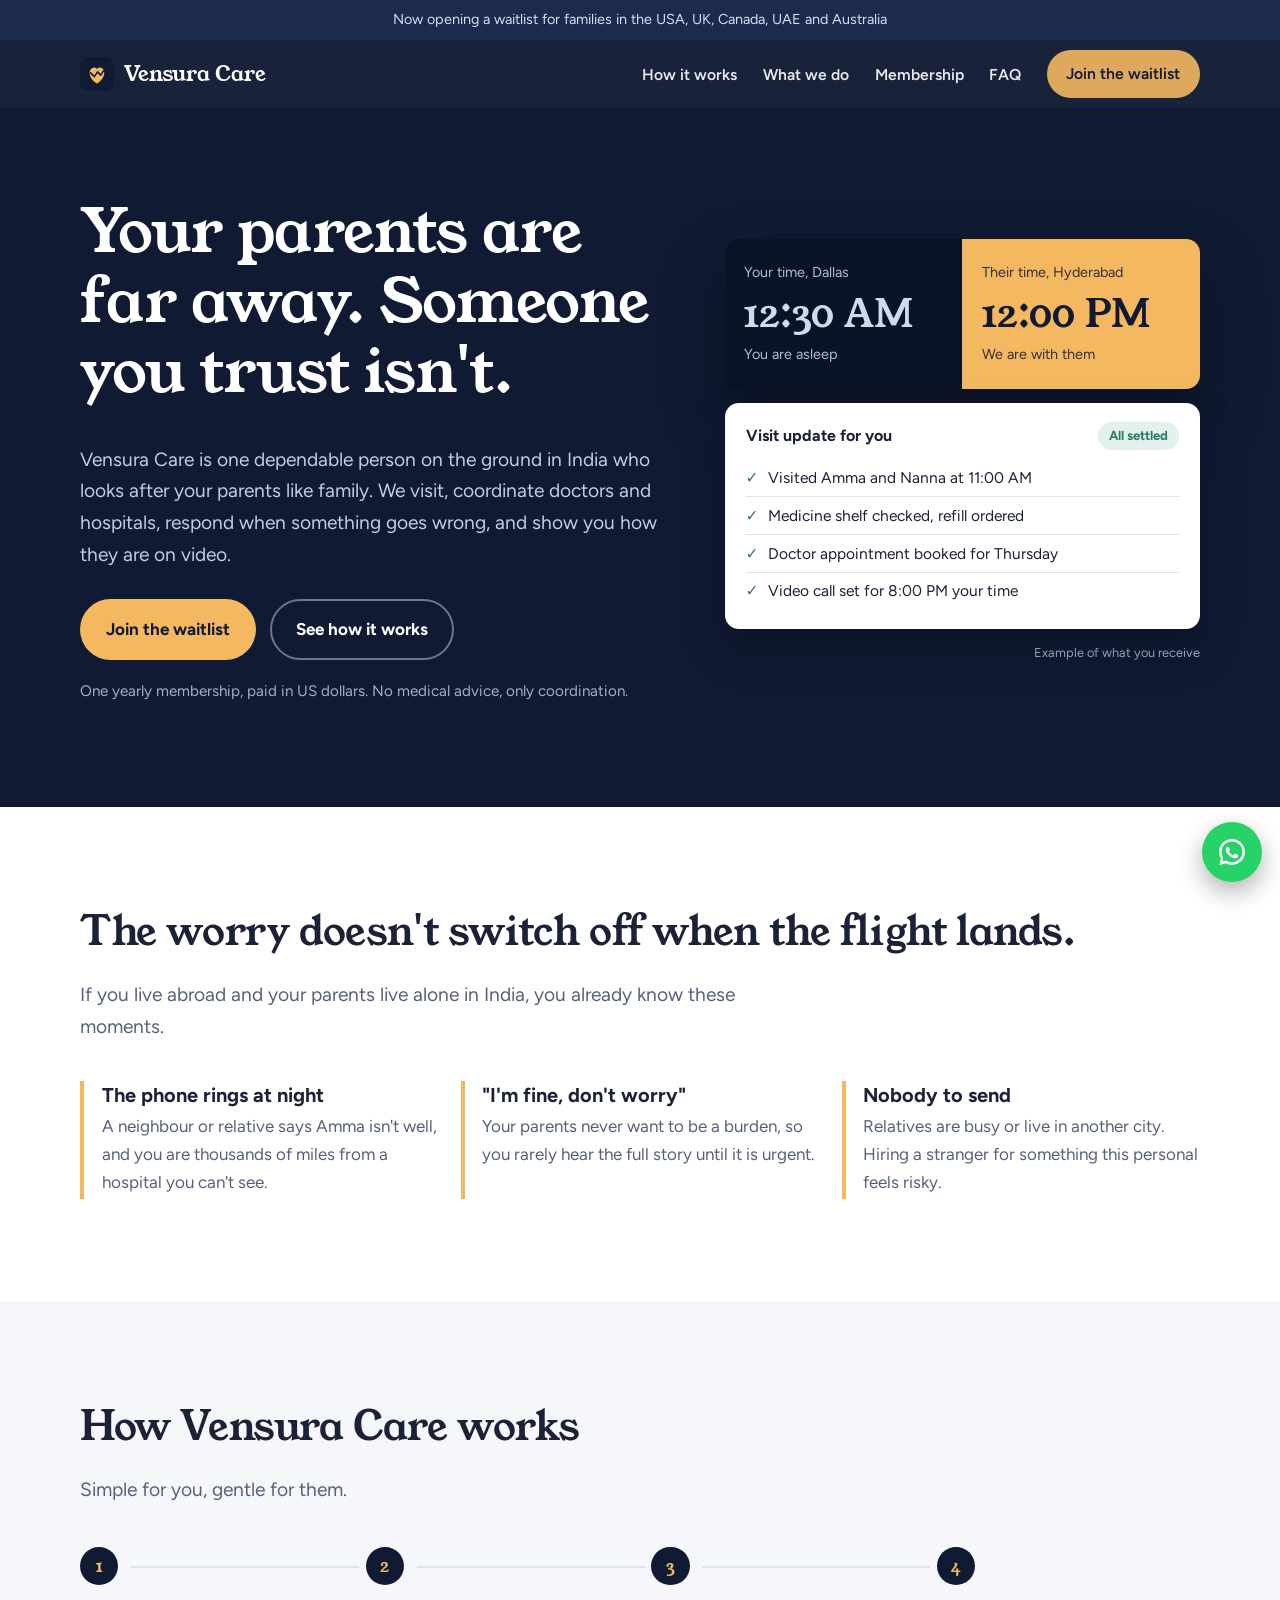
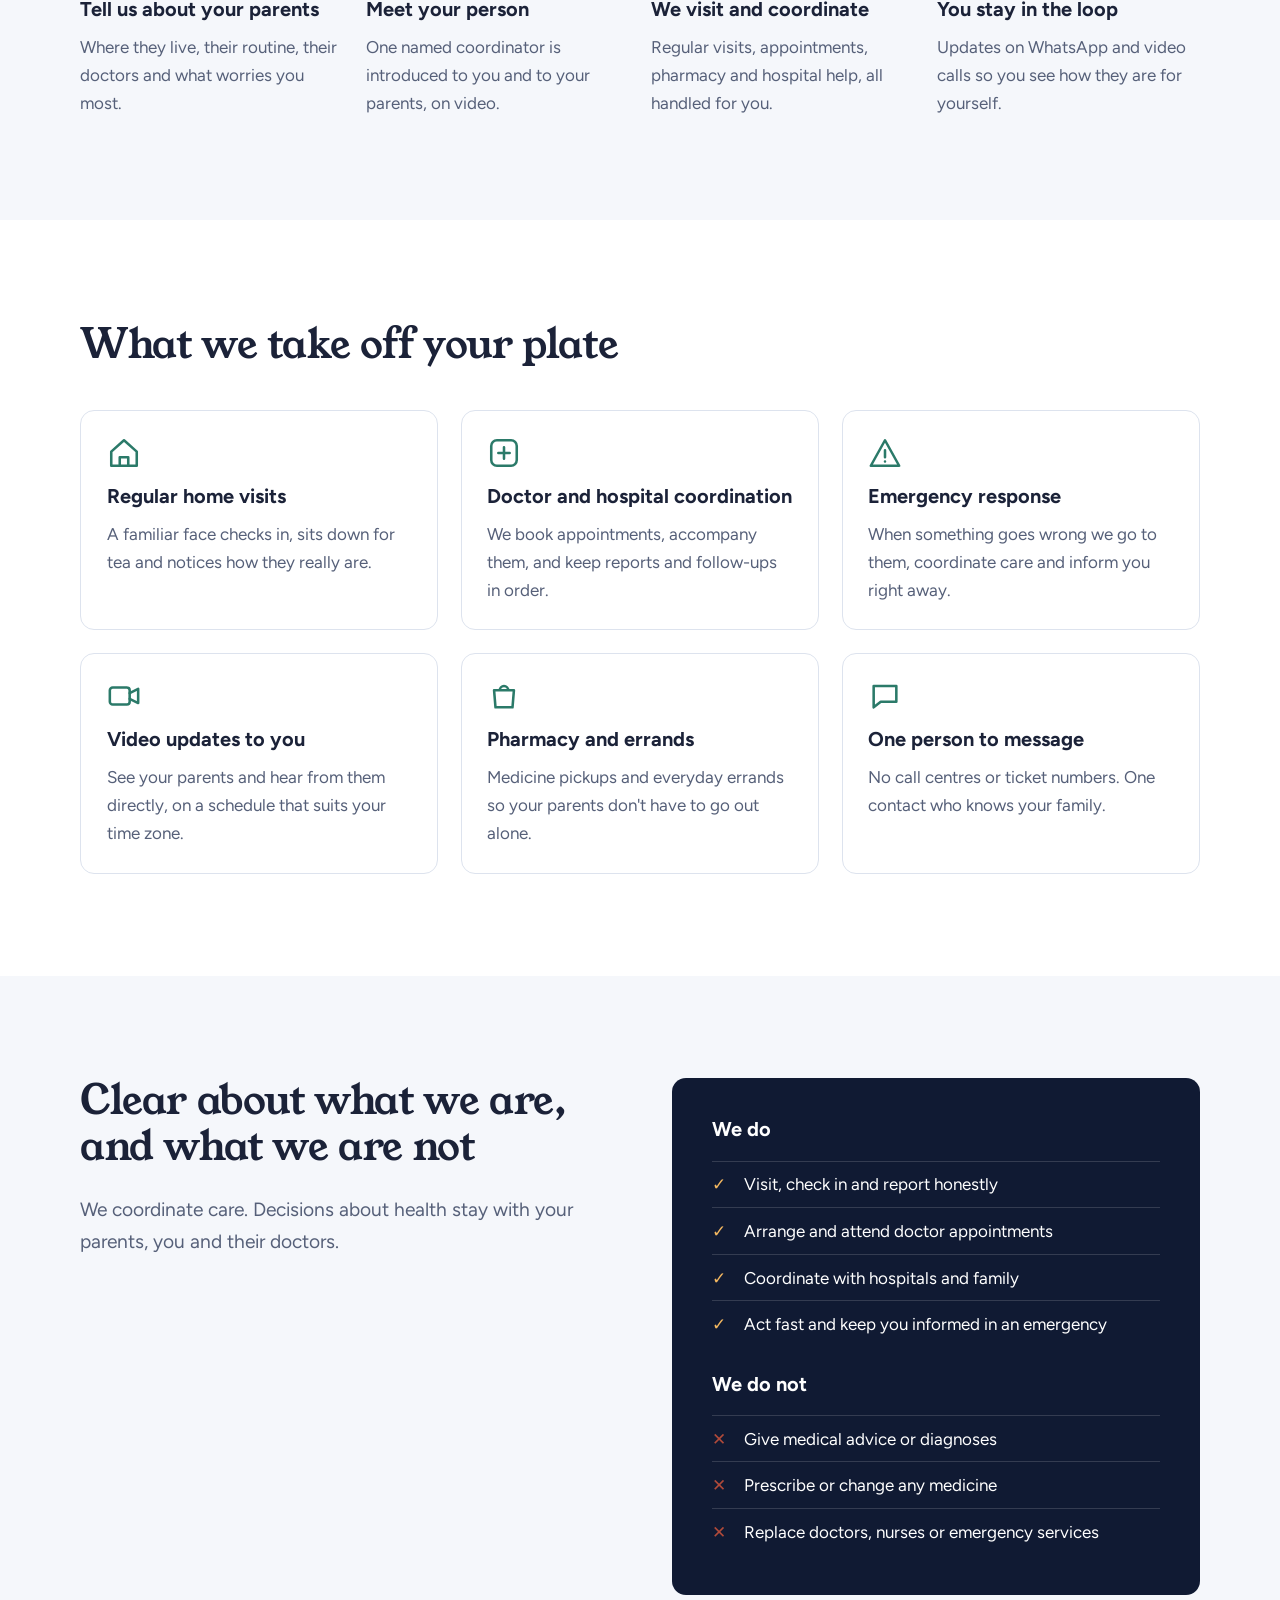
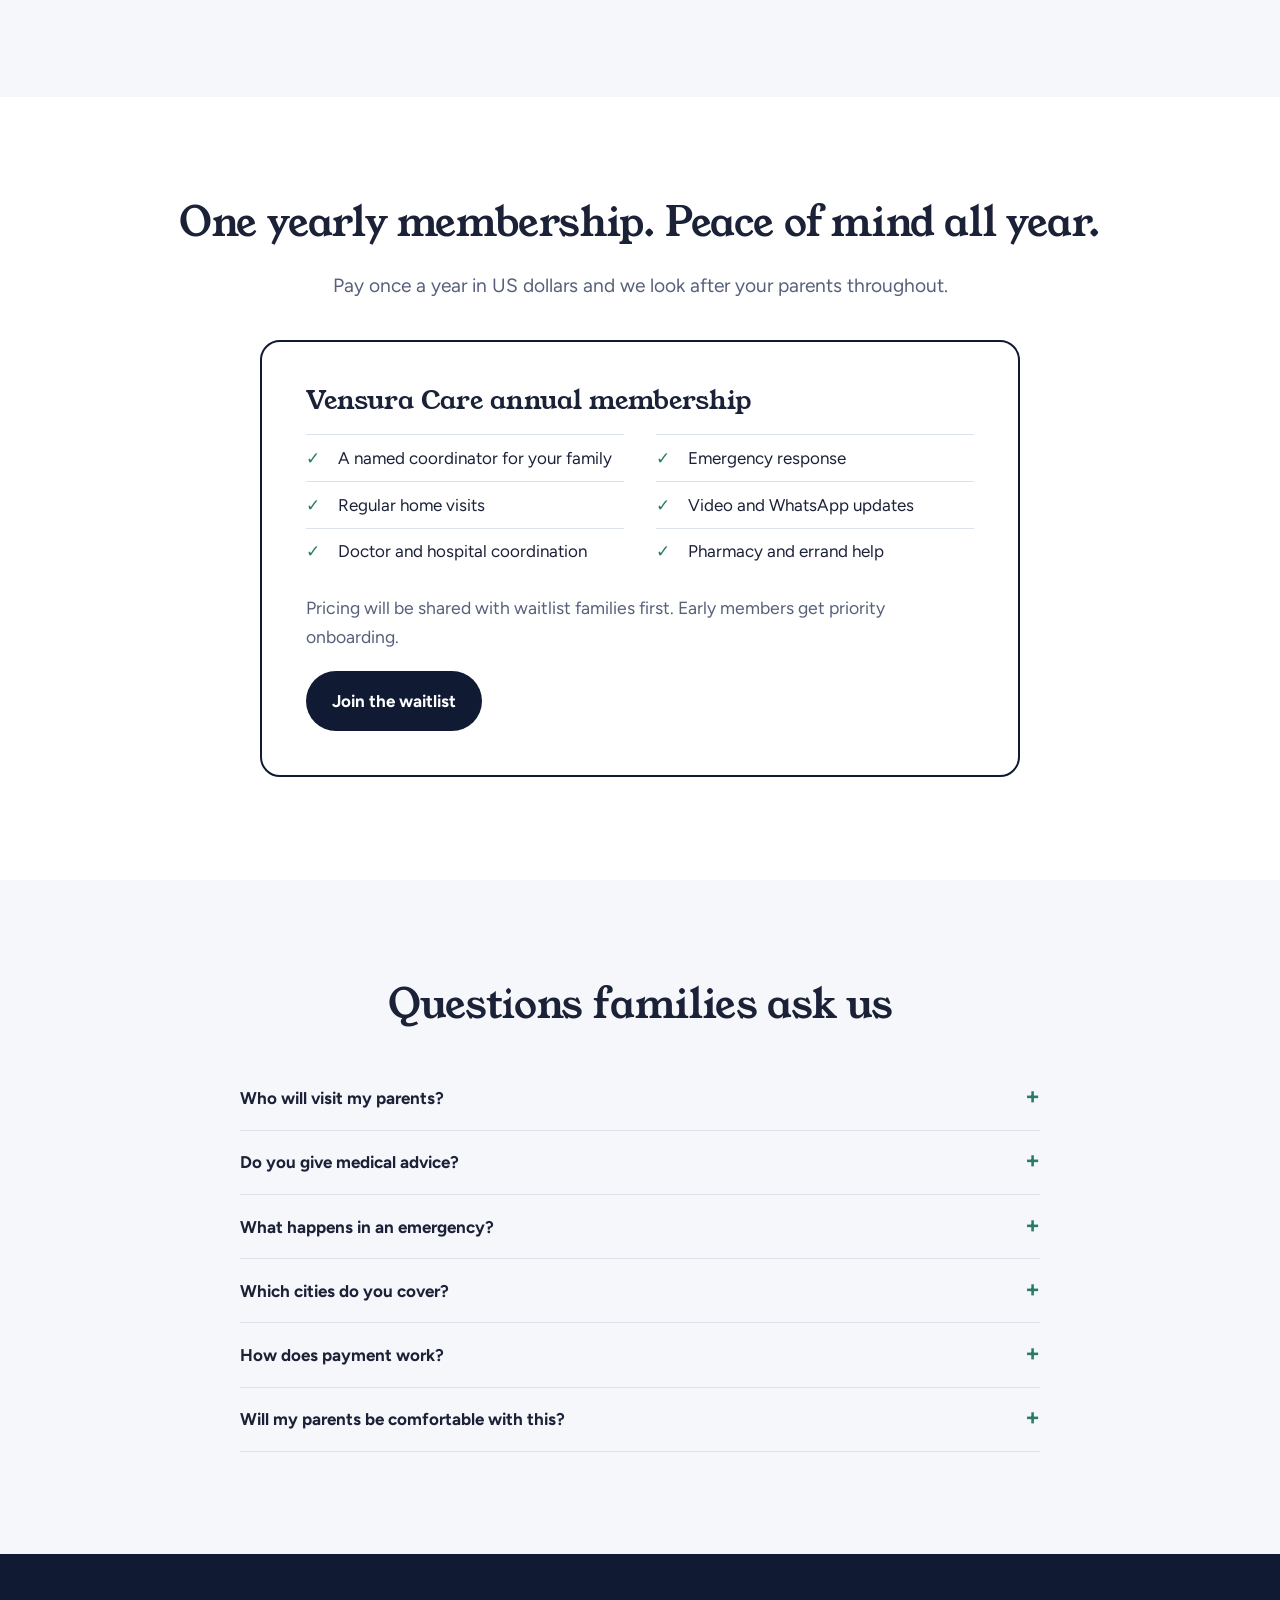
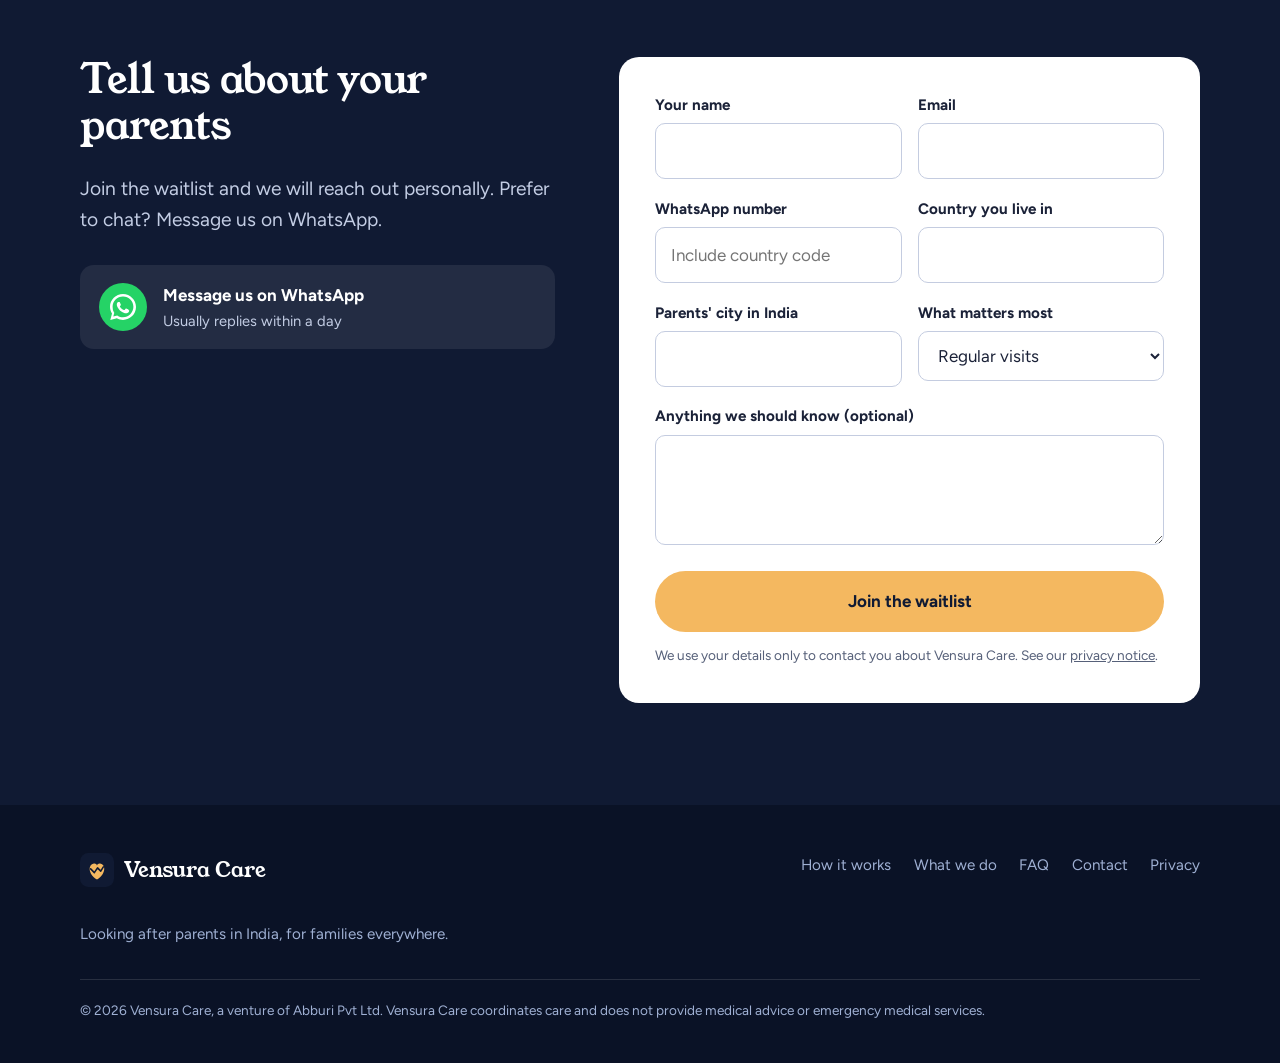
<file: index.html>
<!DOCTYPE html>
<html lang="en">
<head>
<meta charset="utf-8">
<meta name="viewport" content="width=device-width, initial-scale=1">
<title>Vensura Care | Parent-care concierge for NRI families</title>
<meta name="description" content="One trusted person on the ground in India for your parents: regular visits, doctor and hospital coordination, emergency response and video updates. Yearly membership in USD.">
<meta name="theme-color" content="#101a33">
<meta property="og:title" content="Vensura Care | Your parents are far away. Someone you trust isn't.">
<meta property="og:description" content="Parent-care concierge for NRI families. Visits, hospital coordination, emergency response and video updates.">
<meta property="og:type" content="website">
<link rel="icon" href="assets/favicon.svg" type="image/svg+xml">
<link rel="preconnect" href="https://fonts.googleapis.com">
<link rel="preconnect" href="https://fonts.gstatic.com" crossorigin>
<link href="https://fonts.googleapis.com/css2?family=Figtree:wght@400;600;700&family=Young+Serif&display=swap" rel="stylesheet">
<link rel="stylesheet" href="css/style.css">
<script type="application/ld+json">{"@context":"https://schema.org","@type":"Organization","name":"Vensura Care","parentOrganization":{"@type":"Organization","name":"Abburi Pvt Ltd"},"description":"Parent-care concierge for NRI families with parents in India."}</script>
</head>
<body>
<svg width="0" height="0" style="position:absolute" aria-hidden="true"><symbol id="wa" viewBox="0 0 32 32"><path fill="#fff" d="M16 3C8.8 3 3 8.7 3 15.8c0 2.5.7 4.8 2 6.8L3.3 29l6.6-1.7c1.9 1.1 4 1.6 6.1 1.6 7.2 0 13-5.7 13-12.8S23.2 3 16 3zm0 23.3c-1.9 0-3.8-.5-5.4-1.5l-.4-.2-3.9 1 1-3.8-.3-.4A10.3 10.3 0 0 1 5.6 15.8C5.6 10.1 10.2 5.5 16 5.5s10.4 4.6 10.4 10.3S21.7 26.3 16 26.3z"/><path fill="#fff" d="M21.4 18.6c-.3-.1-1.8-.9-2.1-1-.3-.1-.5-.1-.7.1l-1 1.2c-.2.2-.4.2-.7.1-1.7-.8-2.8-1.5-3.9-3.3-.3-.5.3-.5.8-1.6.1-.2 0-.4 0-.5l-.9-2.2c-.2-.6-.5-.5-.7-.5h-.6c-.2 0-.5.1-.8.4-.3.3-1 1-1 2.5s1.1 2.9 1.2 3.1c.2.2 2.1 3.3 5.2 4.6 1.9.8 2.7.9 3.6.8.6-.1 1.8-.7 2.1-1.5.3-.7.3-1.3.2-1.5-.1-.1-.3-.2-.6-.3z"/></symbol></svg>

<a class="skip" href="#main">Skip to content</a>
<div class="topbar">Now opening a waitlist for families in the USA, UK, Canada, UAE and Australia</div>

<header class="header">
  <nav class="wrap nav" aria-label="Main">
    <a class="brand" href="#top"><img src="assets/favicon.svg" alt="" width="34" height="34">Vensura Care</a>
    <input type="checkbox" id="nav-toggle" aria-label="Toggle menu">
    <label class="burger" for="nav-toggle" aria-hidden="true"><span></span></label>
    <ul class="menu">
      <li><a href="#how">How it works</a></li>
      <li><a href="#services">What we do</a></li>
      <li><a href="#membership">Membership</a></li>
      <li><a href="#faq">FAQ</a></li>
      <li><a class="btn btn-primary" href="#contact">Join the waitlist</a></li>
    </ul>
  </nav>
</header>

<main id="main">

<section class="hero" id="top">
  <div class="wrap hero-grid">
    <div>
      <h1>Your parents are far away. Someone you trust isn't.</h1>
      <p class="lead">Vensura Care is one dependable person on the ground in India who looks after your parents like family. We visit, coordinate doctors and hospitals, respond when something goes wrong, and show you how they are on video.</p>
      <div class="hero-cta">
        <a class="btn btn-primary" href="#contact">Join the waitlist</a>
        <a class="btn btn-ghost" href="#how">See how it works</a>
      </div>
      <p class="hero-note">One yearly membership, paid in US dollars. No medical advice, only coordination.</p>
    </div>
    <div>
      <div class="clocks" role="img" aria-label="Example: 12:30 AM for you in Dallas, 12:00 noon for your parents in Hyderabad">
        <div class="clock abroad"><small>Your time, Dallas</small><b>12:30 AM</b><small>You are asleep</small></div>
        <div class="clock india"><small>Their time, Hyderabad</small><b>12:00 PM</b><small>We are with them</small></div>
      </div>
      <div class="update">
        <div class="update-head"><strong>Visit update for you</strong><span class="pill">All settled</span></div>
        <ul>
          <li><span class="tick">&#10003;</span>Visited Amma and Nanna at 11:00 AM</li>
          <li><span class="tick">&#10003;</span>Medicine shelf checked, refill ordered</li>
          <li><span class="tick">&#10003;</span>Doctor appointment booked for Thursday</li>
          <li><span class="tick">&#10003;</span>Video call set for 8:00 PM your time</li>
        </ul>
      </div>
      <p class="example">Example of what you receive</p>
    </div>
  </div>
</section>

<section class="section">
  <div class="wrap">
    <h2>The worry doesn't switch off when the flight lands.</h2>
    <p class="lead">If you live abroad and your parents live alone in India, you already know these moments.</p>
    <div class="worries">
      <div class="worry"><h3>The phone rings at night</h3><p>A neighbour or relative says Amma isn't well, and you are thousands of miles from a hospital you can't see.</p></div>
      <div class="worry"><h3>"I'm fine, don't worry"</h3><p>Your parents never want to be a burden, so you rarely hear the full story until it is urgent.</p></div>
      <div class="worry"><h3>Nobody to send</h3><p>Relatives are busy or live in another city. Hiring a stranger for something this personal feels risky.</p></div>
    </div>
  </div>
</section>

<section class="section alt" id="how">
  <div class="wrap">
    <h2>How Vensura Care works</h2>
    <p class="lead">Simple for you, gentle for them.</p>
    <ol class="steps">
      <li><h3>Tell us about your parents</h3><p>Where they live, their routine, their doctors and what worries you most.</p></li>
      <li><h3>Meet your person</h3><p>One named coordinator is introduced to you and to your parents, on video.</p></li>
      <li><h3>We visit and coordinate</h3><p>Regular visits, appointments, pharmacy and hospital help, all handled for you.</p></li>
      <li><h3>You stay in the loop</h3><p>Updates on WhatsApp and video calls so you see how they are for yourself.</p></li>
    </ol>
  </div>
</section>

<section class="section" id="services">
  <div class="wrap">
    <h2>What we take off your plate</h2>
    <div class="services">
      <article class="service"><svg viewBox="0 0 24 24" fill="none" stroke="currentColor" stroke-width="1.8" stroke-linecap="round" stroke-linejoin="round" aria-hidden="true"><path d="M3 11l9-8 9 8v10H3zM9 21v-6h6v6"/></svg><h3>Regular home visits</h3><p>A familiar face checks in, sits down for tea and notices how they really are.</p></article>
      <article class="service"><svg viewBox="0 0 24 24" fill="none" stroke="currentColor" stroke-width="1.8" stroke-linecap="round" stroke-linejoin="round" aria-hidden="true"><rect x="3" y="3" width="18" height="18" rx="4"/><path d="M12 8v8M8 12h8"/></svg><h3>Doctor and hospital coordination</h3><p>We book appointments, accompany them, and keep reports and follow-ups in order.</p></article>
      <article class="service"><svg viewBox="0 0 24 24" fill="none" stroke="currentColor" stroke-width="1.8" stroke-linecap="round" stroke-linejoin="round" aria-hidden="true"><path d="M12 3l10 18H2zM12 10v5M12 18h.01"/></svg><h3>Emergency response</h3><p>When something goes wrong we go to them, coordinate care and inform you right away.</p></article>
      <article class="service"><svg viewBox="0 0 24 24" fill="none" stroke="currentColor" stroke-width="1.8" stroke-linecap="round" stroke-linejoin="round" aria-hidden="true"><rect x="2" y="6" width="14" height="12" rx="2"/><path d="M16 10l6-3v10l-6-3"/></svg><h3>Video updates to you</h3><p>See your parents and hear from them directly, on a schedule that suits your time zone.</p></article>
      <article class="service"><svg viewBox="0 0 24 24" fill="none" stroke="currentColor" stroke-width="1.8" stroke-linecap="round" stroke-linejoin="round" aria-hidden="true"><path d="M5 8h14l-1 12H6zM9 8a3 3 0 0 1 6 0"/></svg><h3>Pharmacy and errands</h3><p>Medicine pickups and everyday errands so your parents don't have to go out alone.</p></article>
      <article class="service"><svg viewBox="0 0 24 24" fill="none" stroke="currentColor" stroke-width="1.8" stroke-linecap="round" stroke-linejoin="round" aria-hidden="true"><path d="M4 5h16v11H9l-5 4z"/></svg><h3>One person to message</h3><p>No call centres or ticket numbers. One contact who knows your family.</p></article>
    </div>
  </div>
</section>

<section class="section alt">
  <div class="wrap split">
    <div>
      <h2>Clear about what we are, and what we are not</h2>
      <p class="lead">We coordinate care. Decisions about health stay with your parents, you and their doctors.</p>
    </div>
    <div class="panel">
      <h3>We do</h3>
      <ul class="checks yes">
        <li>Visit, check in and report honestly</li>
        <li>Arrange and attend doctor appointments</li>
        <li>Coordinate with hospitals and family</li>
        <li>Act fast and keep you informed in an emergency</li>
      </ul>
      <h3 style="margin-top:1.6rem">We do not</h3>
      <ul class="checks no">
        <li>Give medical advice or diagnoses</li>
        <li>Prescribe or change any medicine</li>
        <li>Replace doctors, nurses or emergency services</li>
      </ul>
    </div>
  </div>
</section>

<section class="section center" id="membership">
  <div class="wrap">
    <h2>One yearly membership. Peace of mind all year.</h2>
    <p class="lead">Pay once a year in US dollars and we look after your parents throughout.</p>
    <div class="member">
      <h3>Vensura Care annual membership</h3>
      <ul class="checks yes">
        <li>A named coordinator for your family</li>
        <li>Regular home visits</li>
        <li>Doctor and hospital coordination</li>
        <li>Emergency response</li>
        <li>Video and WhatsApp updates</li>
        <li>Pharmacy and errand help</li>
      </ul>
      <p class="price">Pricing will be shared with waitlist families first. Early members get priority onboarding.</p>
      <a class="btn btn-dark" href="#contact">Join the waitlist</a>
    </div>
  </div>
</section>

<section class="section alt" id="faq">
  <div class="wrap">
    <h2 class="center">Questions families ask us</h2>
    <div class="faq">
      <details><summary>Who will visit my parents?</summary><p>One named coordinator who is introduced to you and to your parents before any visit, so nobody arrives as a stranger.</p></details>
      <details><summary>Do you give medical advice?</summary><p>No. We help with appointments, reports, pharmacy and hospital logistics. Medical decisions stay with doctors.</p></details>
      <details><summary>What happens in an emergency?</summary><p>We go to your parents, coordinate with the hospital and family, and update you straight away. We work alongside emergency services and never replace them.</p></details>
      <details><summary>Which cities do you cover?</summary><p>We are starting in a few cities and expanding. Tell us where your parents live on the form and we will confirm.</p></details>
      <details><summary>How does payment work?</summary><p>A single yearly fee in US dollars. Details are shared with waitlist families before launch.</p></details>
      <details><summary>Will my parents be comfortable with this?</summary><p>We start with a video introduction and go at their pace. The aim is a friendly presence, not a service call.</p></details>
    </div>
  </div>
</section>

<section class="section contact" id="contact">
  <div class="wrap contact-grid">
    <div>
      <h2>Tell us about your parents</h2>
      <p class="lead">Join the waitlist and we will reach out personally. Prefer to chat? Message us on WhatsApp.</p>
      <a class="wa-card" href="https://wa.me/919985632705?text=Hi%20Vensura%20Care%2C%20I%27d%20like%20to%20know%20more%20about%20looking%20after%20my%20parents%20in%20India." target="_blank" rel="noopener" aria-label="Message Vensura Care on WhatsApp">
        <span class="wa-ic"><svg aria-hidden="true"><use href="#wa"/></svg></span>
        <div><strong>Message us on WhatsApp</strong><span>Usually replies within a day</span></div>
      </a>
    </div>

    <form action="https://api.web3forms.com/submit" method="POST">
      <input type="hidden" name="access_key" value="ea3b1932-3ae6-4743-93bf-7e68c26d4bf4">
      <input type="hidden" name="subject" value="New Vensura Care waitlist enquiry">
      <input type="hidden" name="from_name" value="Vensura Care website">
      <input type="hidden" name="redirect" value="https://vensura-care.vercel.app/thank-you">
      <input type="checkbox" name="botcheck" class="botcheck" tabindex="-1" autocomplete="off">

      <div class="row">
        <div class="field"><label for="name">Your name</label><input id="name" name="name" type="text" autocomplete="name" required></div>
        <div class="field"><label for="email">Email</label><input id="email" name="email" type="email" autocomplete="email" required></div>
      </div>
      <div class="row">
        <div class="field"><label for="phone">WhatsApp number</label><input id="phone" name="phone" type="tel" placeholder="Include country code" autocomplete="tel"></div>
        <div class="field"><label for="country">Country you live in</label><input id="country" name="country" type="text" required></div>
      </div>
      <div class="row">
        <div class="field"><label for="city">Parents' city in India</label><input id="city" name="parents_city" type="text" required></div>
        <div class="field"><label for="need">What matters most</label>
          <select id="need" name="need"><option>Regular visits</option><option>Doctor and hospital help</option><option>Emergency backup</option><option>All of it</option><option>Not sure yet</option></select>
        </div>
      </div>
      <div class="field"><label for="msg">Anything we should know (optional)</label><textarea id="msg" name="message"></textarea></div>
      <button class="btn btn-primary" type="submit">Join the waitlist</button>
      <p class="hint">We use your details only to contact you about Vensura Care. See our <a href="privacy">privacy notice</a>.</p>
    </form>
  </div>
</section>

</main>

<footer class="footer">
  <div class="wrap">
    <div class="foot-grid">
      <div><a class="brand" href="#top"><img src="assets/favicon.svg" alt="" width="34" height="34">Vensura Care</a><br>Looking after parents in India, for families everywhere.</div>
      <nav class="foot-links" aria-label="Footer"><a href="#how">How it works</a><a href="#services">What we do</a><a href="#faq">FAQ</a><a href="#contact">Contact</a><a href="privacy">Privacy</a></nav>
    </div>
    <p class="legal">&copy; 2026 Vensura Care, a venture of Abburi Pvt Ltd. Vensura Care coordinates care and does not provide medical advice or emergency medical services.</p>
  </div>
</footer>

<a class="wa-float" href="https://wa.me/919985632705?text=Hi%20Vensura%20Care%2C%20I%27d%20like%20to%20know%20more." target="_blank" rel="noopener" aria-label="Chat with us on WhatsApp"><svg width="32" height="32" aria-hidden="true"><use href="#wa"/></svg></a>

</body>
</html>
</file>
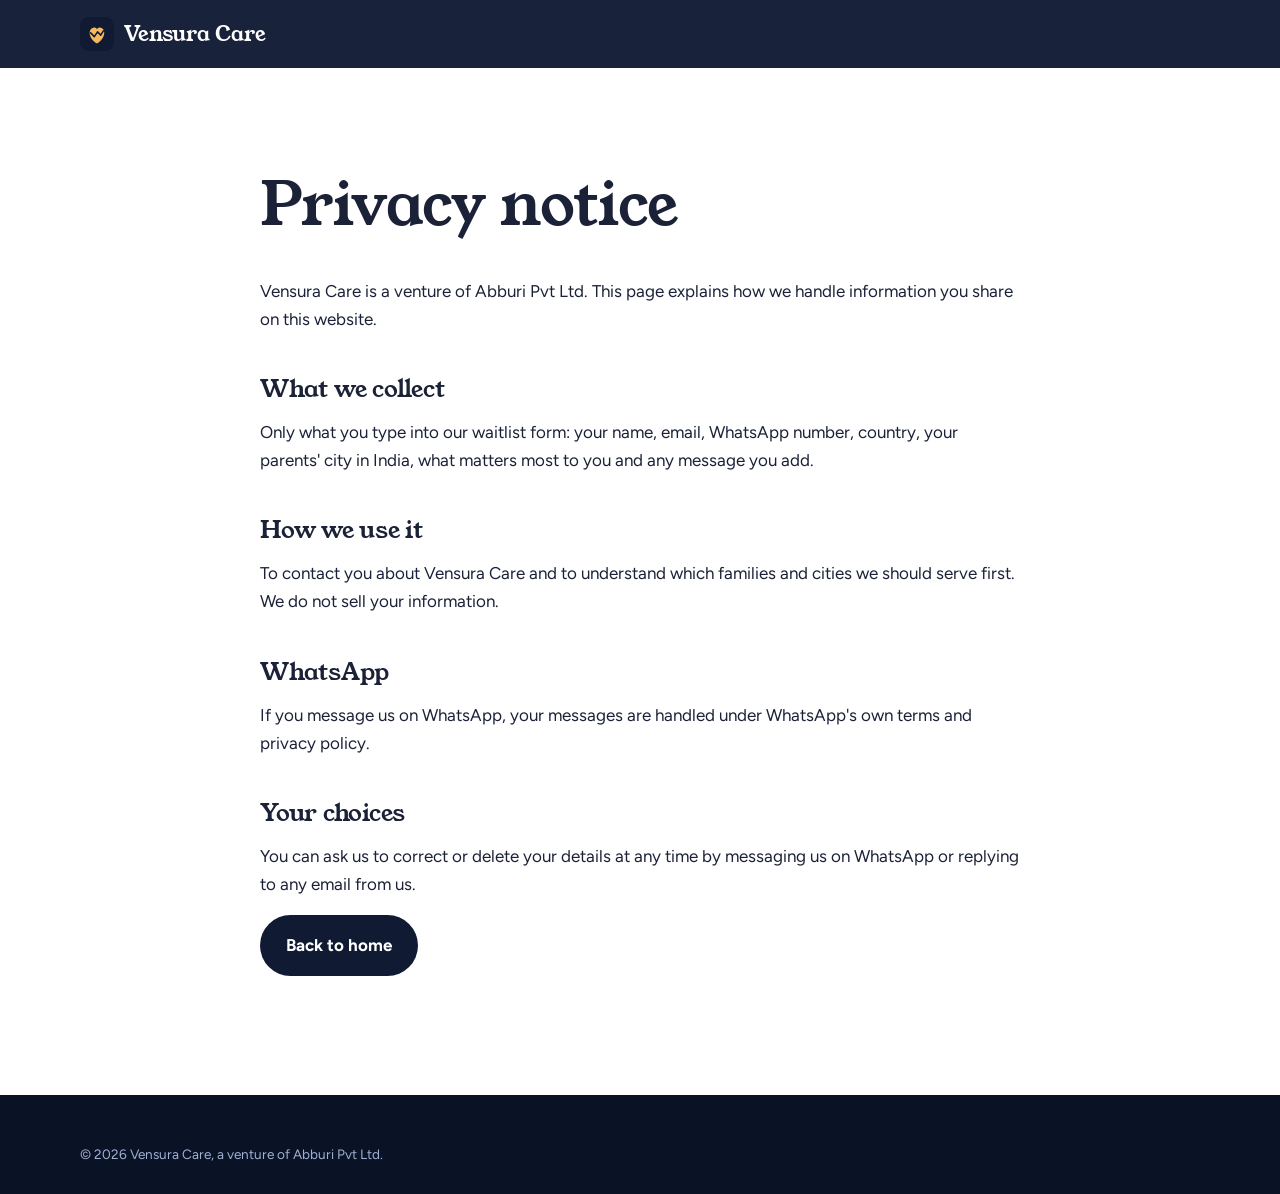
<file: privacy.html>
<!DOCTYPE html>
<html lang="en">
<head>
<meta charset="utf-8">
<meta name="viewport" content="width=device-width, initial-scale=1">
<title>Privacy notice | Vensura Care</title>
<link rel="icon" href="assets/favicon.svg" type="image/svg+xml">
<link rel="preconnect" href="https://fonts.googleapis.com">
<link rel="preconnect" href="https://fonts.gstatic.com" crossorigin>
<link href="https://fonts.googleapis.com/css2?family=Figtree:wght@400;600;700&family=Young+Serif&display=swap" rel="stylesheet">
<link rel="stylesheet" href="css/style.css">
</head>
<body>
<header class="header">
  <nav class="wrap nav" aria-label="Main">
    <a class="brand" href="/"><img src="assets/favicon.svg" alt="" width="34" height="34">Vensura Care</a>
  </nav>
</header>
<main class="page">
  <div class="wrap">
    <h1>Privacy notice</h1>
    <p>Vensura Care is a venture of Abburi Pvt Ltd. This page explains how we handle information you share on this website.</p>
    <h2>What we collect</h2>
    <p>Only what you type into our waitlist form: your name, email, WhatsApp number, country, your parents' city in India, what matters most to you and any message you add.</p>
    <h2>How we use it</h2>
    <p>To contact you about Vensura Care and to understand which families and cities we should serve first. We do not sell your information.</p>
    <h2>WhatsApp</h2>
    <p>If you message us on WhatsApp, your messages are handled under WhatsApp's own terms and privacy policy.</p>
    <h2>Your choices</h2>
    <p>You can ask us to correct or delete your details at any time by messaging us on WhatsApp or replying to any email from us.</p>
    <p><a class="btn btn-dark" href="/">Back to home</a></p>
  </div>
</main>
<footer class="footer">
  <div class="wrap"><p class="legal plain">&copy; 2026 Vensura Care, a venture of Abburi Pvt Ltd.</p></div>
</footer>
</body>
</html>
</file>
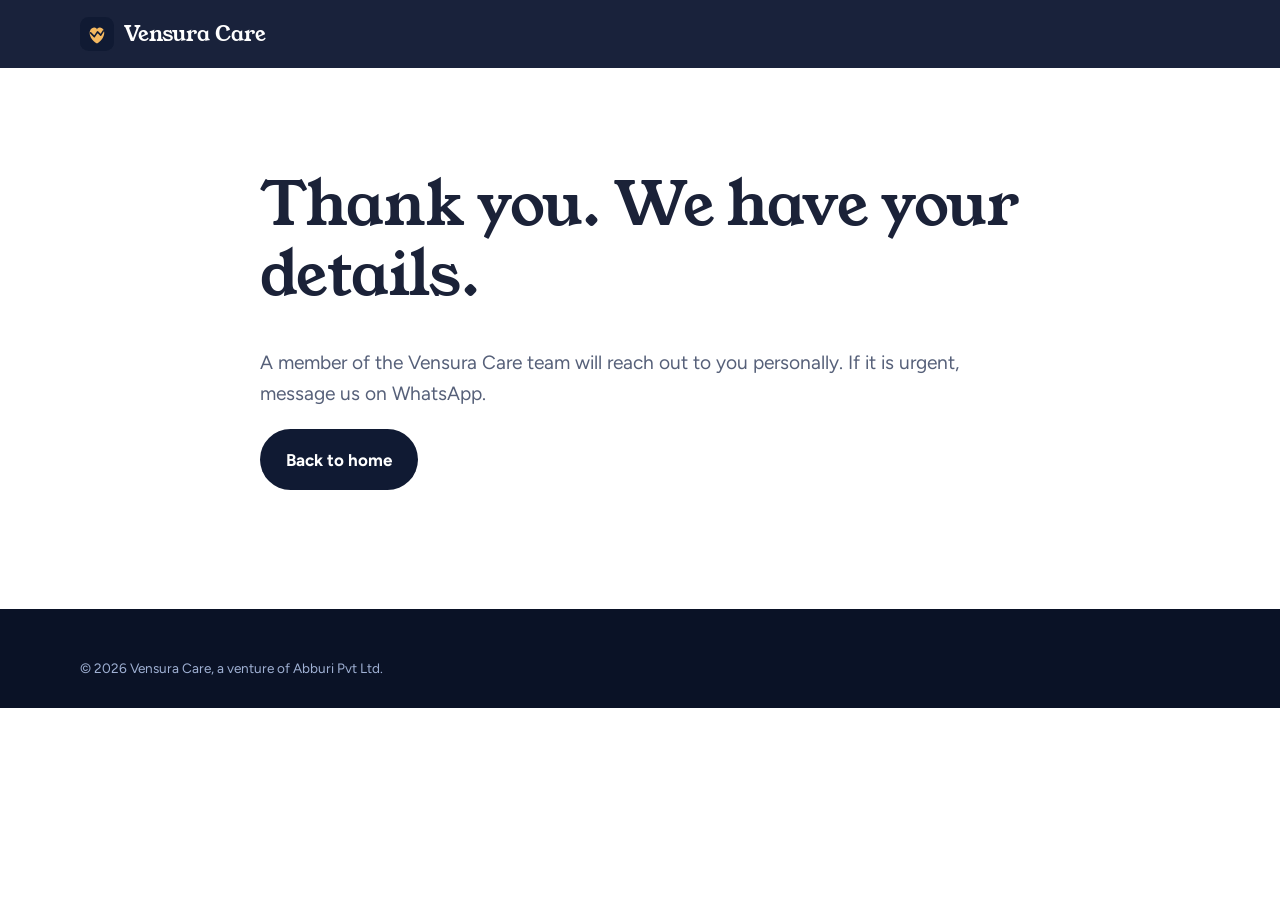
<file: thank-you.html>
<!DOCTYPE html>
<html lang="en">
<head>
<meta charset="utf-8">
<meta name="viewport" content="width=device-width, initial-scale=1">
<title>Thank you | Vensura Care</title>
<meta name="robots" content="noindex">
<link rel="icon" href="assets/favicon.svg" type="image/svg+xml">
<link rel="preconnect" href="https://fonts.googleapis.com">
<link rel="preconnect" href="https://fonts.gstatic.com" crossorigin>
<link href="https://fonts.googleapis.com/css2?family=Figtree:wght@400;600;700&family=Young+Serif&display=swap" rel="stylesheet">
<link rel="stylesheet" href="css/style.css">
</head>
<body>
<header class="header">
  <nav class="wrap nav" aria-label="Main">
    <a class="brand" href="/"><img src="assets/favicon.svg" alt="" width="34" height="34">Vensura Care</a>
  </nav>
</header>
<main class="page">
  <div class="wrap">
    <h1>Thank you. We have your details.</h1>
    <p class="lead">A member of the Vensura Care team will reach out to you personally. If it is urgent, message us on WhatsApp.</p>
    <p><a class="btn btn-dark" href="/">Back to home</a></p>
  </div>
</main>
<footer class="footer">
  <div class="wrap"><p class="legal plain">&copy; 2026 Vensura Care, a venture of Abburi Pvt Ltd.</p></div>
</footer>
</body>
</html>
</file>
<file: css/style.css>
/* Vensura Care - NRI_LAND | Abburi Pvt Ltd */
:root{
  --night:#101a33; --night-2:#1b2a4d; --marigold:#f4b860; --marigold-d:#d9962f;
  --leaf:#2b7a69; --leaf-l:#e3f1ed; --mist:#f5f7fb; --line:#dde3ee; --ink:#1b2238; --muted:#566079; --white:#fff;
  --serif:"Young Serif",Georgia,"Times New Roman",serif;
  --sans:"Figtree",system-ui,-apple-system,"Segoe UI",Roboto,Arial,sans-serif;
  --r:14px; --max:1120px;
}
*,*::before,*::after{box-sizing:border-box}
html{scroll-behavior:smooth;scroll-padding-top:84px;-webkit-text-size-adjust:100%}
body{margin:0;font-family:var(--sans);font-size:1.0625rem;line-height:1.65;color:var(--ink);background:var(--white)}
img,svg{max-width:100%;display:block}
a{color:inherit}
h1,h2,h3{font-family:var(--serif);font-weight:400;line-height:1.15;margin:0 0 .6em;letter-spacing:-.01em}
h1{font-size:clamp(2.2rem,5.4vw,3.8rem)}
h2{font-size:clamp(1.7rem,3.6vw,2.5rem)}
h3{font-size:1.25rem;font-family:var(--sans);font-weight:700;letter-spacing:0}
p{margin:0 0 1em}
.wrap{width:min(var(--max),92%);margin-inline:auto}
.section{padding:clamp(56px,8vw,104px) 0}
.section.alt{background:var(--mist)}
.lead{font-size:1.2rem;color:var(--muted);max-width:60ch}
.center{text-align:center}.center .lead{margin-inline:auto}
:focus-visible{outline:3px solid var(--marigold-d);outline-offset:3px;border-radius:6px}
.skip{position:absolute;left:-999px;top:8px;background:var(--marigold);color:var(--night);padding:8px 14px;border-radius:8px;z-index:100}
.skip:focus{left:8px}

/* Buttons */
.btn{display:inline-flex;align-items:center;gap:.5rem;padding:.9rem 1.5rem;border-radius:999px;font-weight:700;text-decoration:none;border:2px solid transparent;cursor:pointer;font:inherit;font-weight:700;transition:transform .15s,background .15s}
.btn:hover{transform:translateY(-2px)}
.btn-primary{background:var(--marigold);color:var(--night)}
.btn-primary:hover{background:#ffc979}
.btn-ghost{border-color:rgba(255,255,255,.4);color:var(--white)}
.btn-ghost:hover{background:rgba(255,255,255,.1)}
.btn-dark{background:var(--night);color:var(--white)}

/* Top bar + nav */
.topbar{background:var(--night-2);color:#d6def0;font-size:.9rem;text-align:center;padding:.5rem 4%}
.header{position:sticky;top:0;z-index:50;background:rgba(16,26,51,.96);backdrop-filter:blur(8px);color:var(--white)}
.nav{display:flex;align-items:center;justify-content:space-between;height:68px}
.brand{display:flex;align-items:center;gap:.6rem;text-decoration:none;font-family:var(--serif);font-size:1.3rem}
.brand img{width:34px;height:34px}
.menu{display:flex;gap:1.6rem;align-items:center;list-style:none;margin:0;padding:0}
.menu a{text-decoration:none;font-weight:600;font-size:.98rem;opacity:.9}
.menu a:hover{opacity:1;color:var(--marigold)}
.menu .btn{padding:.55rem 1.1rem;color:var(--night)}
.menu .btn:hover{color:var(--night)}
#nav-toggle{position:absolute;opacity:0;pointer-events:none}
.burger{display:none;cursor:pointer;padding:10px}
.burger span,.burger span::before,.burger span::after{display:block;width:24px;height:2px;background:var(--white);position:relative;content:"";transition:.2s}
.burger span::before{position:absolute;top:-7px}.burger span::after{position:absolute;top:7px}

/* Hero */
.hero{background:var(--night);color:var(--white);padding:clamp(48px,7vw,96px) 0 clamp(56px,8vw,110px);overflow:hidden}
.hero-grid{display:grid;grid-template-columns:1.1fr .9fr;gap:clamp(32px,5vw,72px);align-items:center}
.hero .lead{color:#c3cde4}
.hero-cta{display:flex;flex-wrap:wrap;gap:.9rem;margin:1.8rem 0 1.2rem}
.hero-note{font-size:.95rem;color:#9fb0d3;margin:0}
.clocks{display:grid;grid-template-columns:1fr 1fr;border-radius:var(--r);overflow:hidden;box-shadow:0 30px 60px rgba(0,0,0,.35)}
.clock{padding:1.4rem 1.2rem;min-height:150px;display:flex;flex-direction:column;justify-content:space-between}
.clock b{font-family:var(--serif);font-weight:400;font-size:2.4rem;line-height:1}
.clock small{font-size:.9rem;opacity:.85}
.clock.abroad{background:#0a1226;color:#cfd9f2}
.clock.india{background:var(--marigold);color:var(--night)}
.update{background:var(--white);color:var(--ink);border-radius:var(--r);padding:1.2rem 1.3rem;margin-top:14px;box-shadow:0 20px 40px rgba(0,0,0,.25)}
.update-head{display:flex;justify-content:space-between;align-items:center;gap:1rem;margin-bottom:.6rem}
.update-head strong{font-size:1rem}
.pill{background:var(--leaf-l);color:var(--leaf);font-size:.82rem;font-weight:700;padding:.2rem .7rem;border-radius:999px;white-space:nowrap}
.update ul{margin:0;padding:0;list-style:none;font-size:.97rem}
.update li{display:flex;gap:.6rem;padding:.35rem 0;border-top:1px solid var(--line)}
.update li:first-child{border-top:0}
.tick{color:var(--leaf);font-weight:800}
.example{font-size:.8rem;color:#9fb0d3;margin:.8rem 0 0;text-align:right}

/* Worry strip */
.worries{display:grid;grid-template-columns:repeat(3,1fr);gap:1.4rem;margin-top:2.4rem}
.worry{border-left:4px solid var(--marigold);padding:.2rem 0 .2rem 1.1rem}
.worry p{margin:0;color:var(--muted)}
.worry h3{margin-bottom:.3rem}

/* Steps */
.steps{list-style:none;counter-reset:s;margin:2.6rem 0 0;padding:0;display:grid;grid-template-columns:repeat(4,1fr);gap:1.4rem}
.steps li{counter-increment:s;position:relative;padding-top:3.2rem}
.steps li::before{content:counter(s);position:absolute;top:0;left:0;width:2.4rem;height:2.4rem;border-radius:50%;background:var(--night);color:var(--marigold);display:grid;place-items:center;font-family:var(--serif)}
.steps li::after{content:"";position:absolute;top:1.2rem;left:3.2rem;right:-1rem;height:2px;background:var(--line)}
.steps li:last-child::after{display:none}
.steps p{color:var(--muted);margin:0}

/* Services */
.services{display:grid;grid-template-columns:repeat(3,1fr);gap:1.4rem;margin-top:2.6rem}
.service{background:var(--white);border:1px solid var(--line);border-radius:var(--r);padding:1.6rem}
.service svg{width:34px;height:34px;color:var(--leaf);margin-bottom:.9rem}
.service p{color:var(--muted);margin:0}

/* Boundaries */
.split{display:grid;grid-template-columns:1fr 1fr;gap:clamp(28px,5vw,64px);align-items:start}
.checks{list-style:none;margin:1.2rem 0 0;padding:0}
.checks li{padding:.55rem 0 .55rem 2rem;position:relative;border-top:1px solid var(--line)}
.checks li::before{position:absolute;left:0;top:.55rem;font-weight:800}
.checks.yes li::before{content:"\2713";color:var(--leaf)}
.checks.no li::before{content:"\2715";color:#b04a3a}
.panel{background:var(--night);color:var(--white);border-radius:var(--r);padding:clamp(24px,4vw,40px)}
.panel .lead{color:#c3cde4}
.panel .checks li{border-color:rgba(255,255,255,.15)}
.panel .checks.yes li::before{color:var(--marigold)}

/* Membership */
.member{max-width:760px;margin:2.4rem auto 0;background:var(--white);border:2px solid var(--night);border-radius:20px;padding:clamp(24px,4vw,44px);text-align:left}
.member h3{font-family:var(--serif);font-weight:400;font-size:1.6rem}
.member .checks{columns:2;column-gap:2rem}
.member .checks li{break-inside:avoid}
.price{font-size:1.1rem;color:var(--muted);margin:1.2rem 0}

/* FAQ */
.faq{max-width:800px;margin:2.4rem auto 0}
.faq details{border-bottom:1px solid var(--line);padding:1.1rem 0}
.faq summary{cursor:pointer;font-weight:700;list-style:none;display:flex;justify-content:space-between;gap:1rem}
.faq summary::-webkit-details-marker{display:none}
.faq summary::after{content:"+";font-size:1.5rem;line-height:1;color:var(--leaf);transition:transform .2s}
.faq details[open] summary::after{transform:rotate(45deg)}
.faq details p{margin:.8rem 0 0;color:var(--muted)}

/* Contact */
.contact{background:var(--night);color:var(--white)}
.contact .lead{color:#c3cde4}
.contact-grid{display:grid;grid-template-columns:.9fr 1.1fr;gap:clamp(28px,5vw,72px);align-items:start}
.wa-card{display:flex;align-items:center;gap:1rem;margin-top:1.8rem;padding:1rem 1.2rem;border-radius:var(--r);background:rgba(255,255,255,.08);text-decoration:none}
.wa-card:hover{background:rgba(255,255,255,.14)}
.wa-card span{display:block;font-size:.92rem;color:#c3cde4}
.wa-card .wa-ic{background:#25d366;border-radius:50%;padding:8px;width:48px;height:48px;flex:none}
.wa-card .wa-ic svg{width:100%;height:100%}
form{background:var(--white);color:var(--ink);border-radius:20px;padding:clamp(22px,3.5vw,36px)}
.field{margin-bottom:1.1rem}
label{display:block;font-weight:700;font-size:.95rem;margin-bottom:.35rem}
input,select,textarea{width:100%;font:inherit;padding:.8rem .95rem;border:1.5px solid #c4cce0;border-radius:10px;background:var(--white);color:var(--ink)}
textarea{min-height:110px;resize:vertical}
input:focus,select:focus,textarea:focus{outline:3px solid rgba(244,184,96,.55);border-color:var(--marigold-d)}
input:user-invalid,select:user-invalid{border-color:#b04a3a}
.row{display:grid;grid-template-columns:1fr 1fr;gap:1rem}
.hint{font-size:.85rem;color:var(--muted);margin:.8rem 0 0}
.botcheck{position:absolute;left:-9999px}
form .btn{width:100%;justify-content:center}

/* Footer */
.footer{background:#0a1226;color:#9fb0d3;padding:48px 0 28px;font-size:.95rem}
.foot-grid{display:flex;justify-content:space-between;gap:2rem;flex-wrap:wrap}
.footer a{text-decoration:none}.footer a:hover{color:var(--marigold)}
.footer .brand{color:var(--white);margin-bottom:.6rem}
.foot-links{display:flex;gap:1.4rem;flex-wrap:wrap}
.legal{border-top:1px solid rgba(255,255,255,.12);margin-top:2rem;padding-top:1.2rem;font-size:.85rem}
.legal.plain{border:0;margin:0;padding:0}

/* Floating WhatsApp */
.wa-float{position:fixed;right:18px;bottom:18px;z-index:60;width:60px;height:60px;border-radius:50%;background:#25d366;display:grid;place-items:center;box-shadow:0 10px 24px rgba(0,0,0,.3);transition:transform .15s}
.wa-float:hover{transform:scale(1.08)}
.wa-float svg{width:32px;height:32px}

/* Simple pages (thank-you, privacy, 404) */
.page{padding:clamp(56px,8vw,110px) 0;min-height:60vh}
.page .wrap{max-width:760px}
.page h2{margin-top:1.8em;font-size:1.5rem}

/* One entrance moment: hero clocks */
@keyframes rise{from{opacity:0;transform:translateY(18px)}to{opacity:1;transform:none}}
.clocks,.update{animation:rise .7s ease both}.update{animation-delay:.2s}

/* Responsive */
@media(max-width:900px){
  .hero-grid,.split,.contact-grid{grid-template-columns:1fr}
  .worries,.services{grid-template-columns:1fr 1fr}
  .steps{grid-template-columns:1fr 1fr}.steps li::after{display:none}
  .burger{display:block}
  .menu{position:absolute;left:0;right:0;top:68px;background:var(--night);flex-direction:column;align-items:flex-start;padding:1rem 4% 1.6rem;gap:1.1rem;display:none}
  #nav-toggle:checked ~ .menu{display:flex}
  #nav-toggle:checked ~ .burger span{background:transparent}
  #nav-toggle:checked ~ .burger span::before{top:0;transform:rotate(45deg)}
  #nav-toggle:checked ~ .burger span::after{top:0;transform:rotate(-45deg)}
}
@media(max-width:600px){
  .worries,.services,.steps,.row{grid-template-columns:1fr}
  .member .checks{columns:1}
  .clock b{font-size:2rem}
}
@media(prefers-reduced-motion:reduce){*,*::before,*::after{animation:none!important;transition:none!important;scroll-behavior:auto!important}}
</file>
